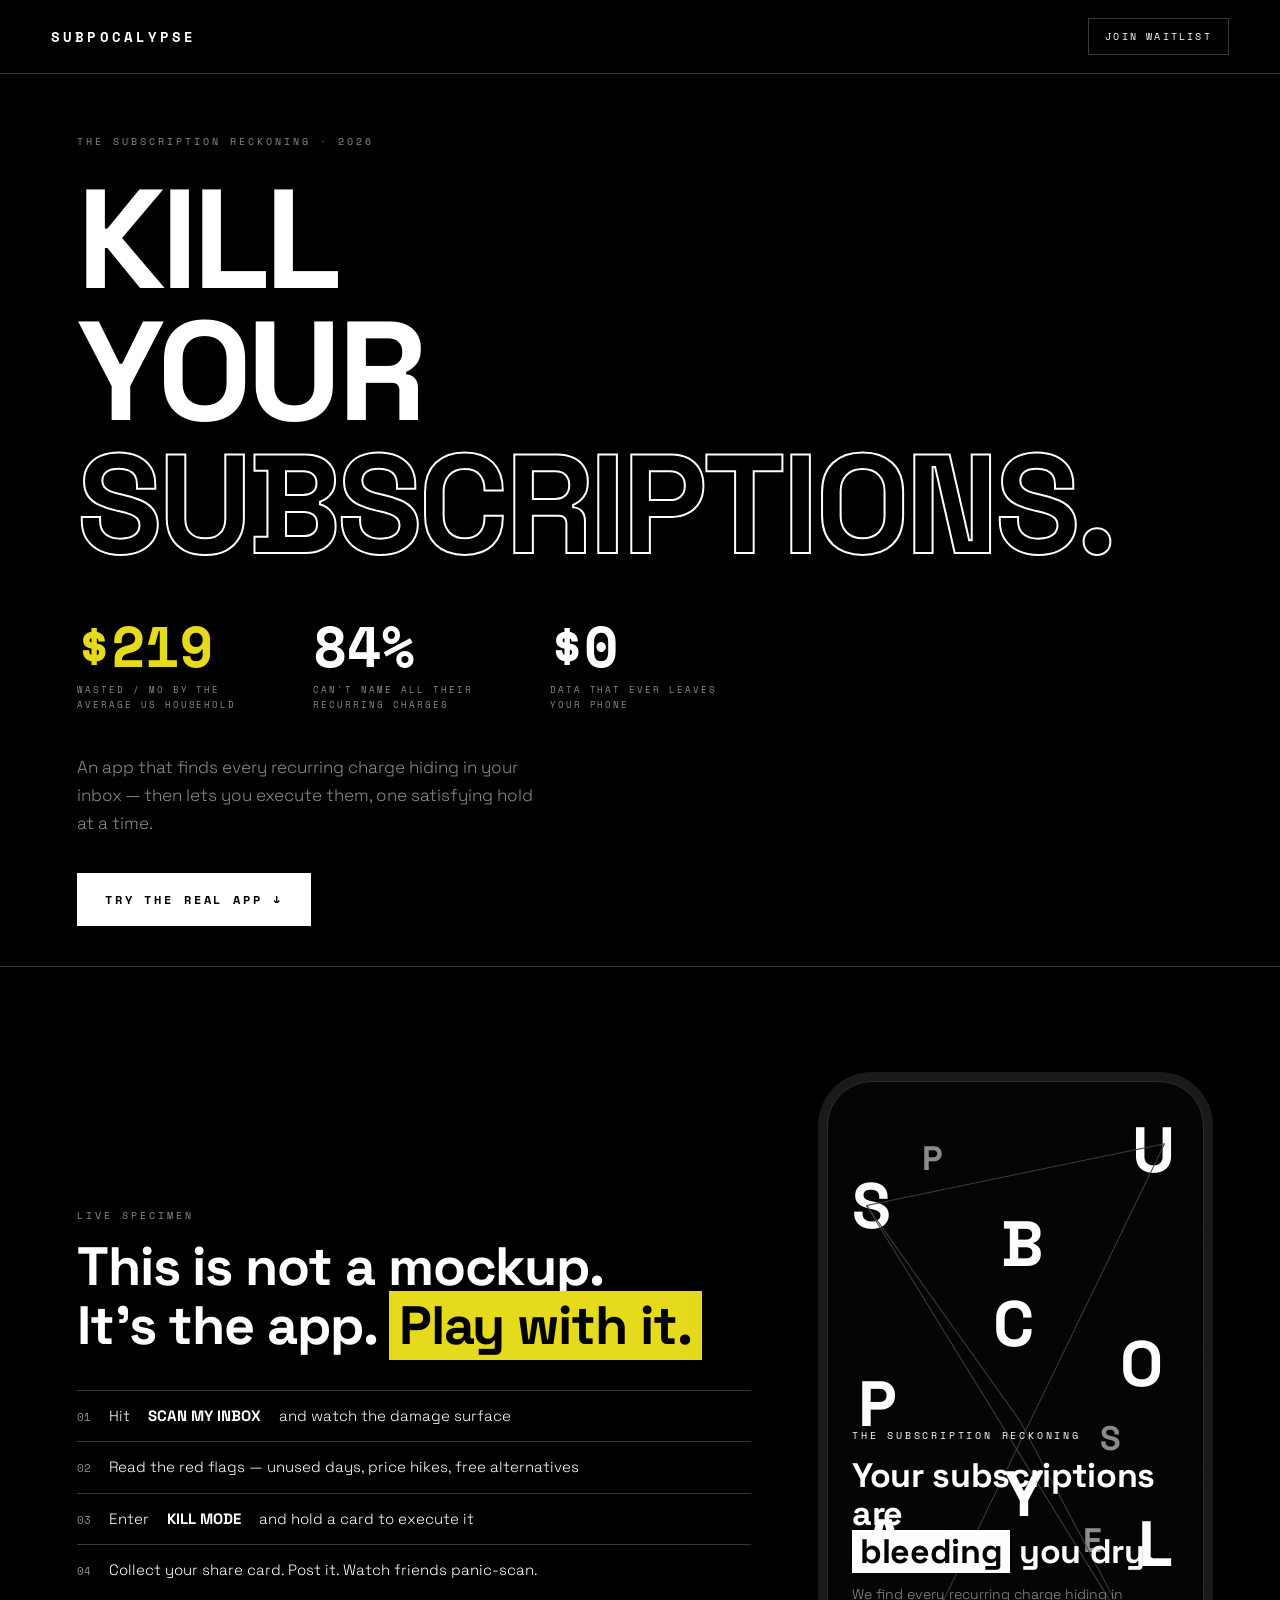
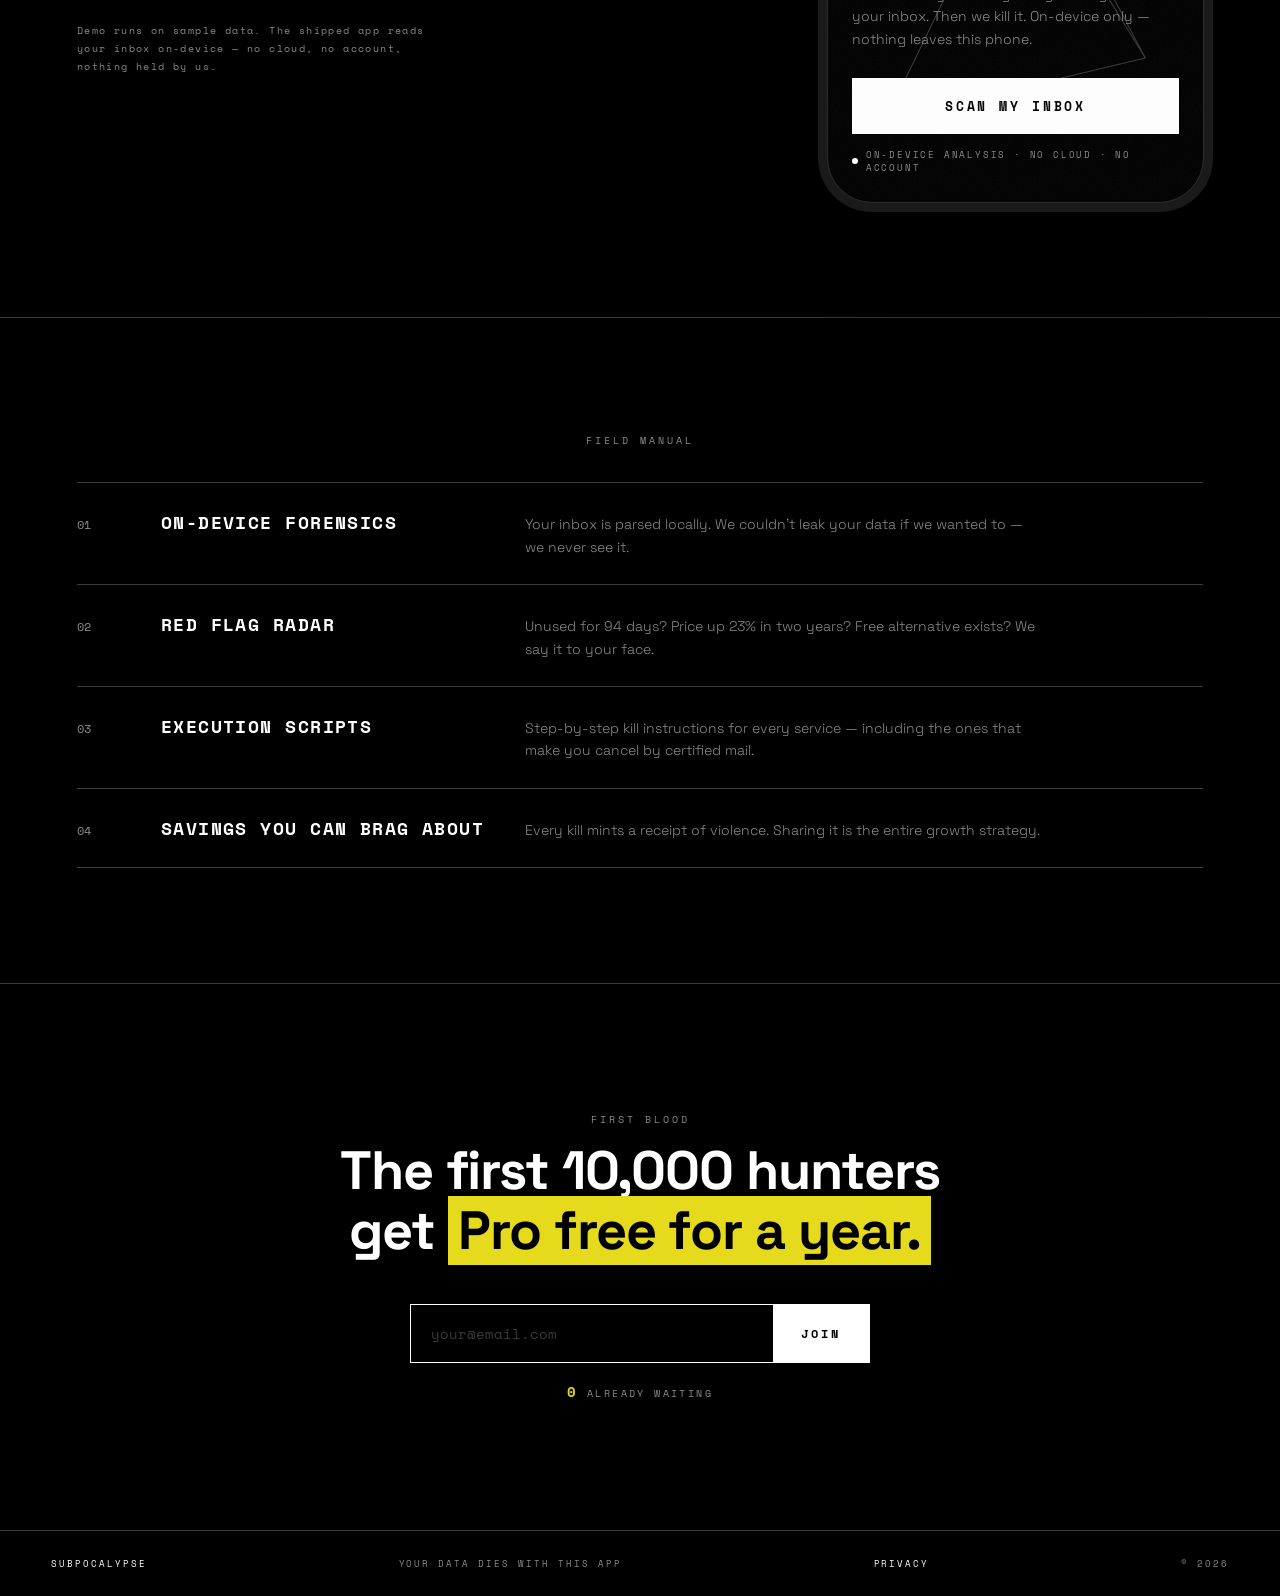
<file: index.html>
<!DOCTYPE html>
<html lang="en">
<head>
<meta charset="UTF-8">
<meta name="viewport" content="width=device-width, initial-scale=1.0">
<meta name="theme-color" content="#000000">
<title>SUBPOCALYPSE — Kill your subscriptions</title>
<meta name="description" content="We find every recurring charge hiding in your inbox. Then we kill it. On-device only — nothing leaves your phone.">
<link rel="icon" href="app/icon.svg" type="image/svg+xml">
<link rel="preconnect" href="https://fonts.googleapis.com">
<link rel="preconnect" href="https://fonts.gstatic.com" crossorigin>
<link href="https://fonts.googleapis.com/css2?family=Space+Mono:wght@400;700&family=Space+Grotesk:wght@300;400;500;700&display=swap" rel="stylesheet">
<link rel="stylesheet" href="landing.css">
</head>
<body>

<header class="topbar">
  <span class="wordmark">SUBPOCALYPSE</span>
  <a class="toplink" href="#waitlist">JOIN WAITLIST</a>
</header>

<!-- ============ HERO ============ -->
<section class="hero">
  <p class="kicker">THE SUBSCRIPTION RECKONING · 2026</p>
  <h1 class="hero-title">
    <span>KILL</span>
    <span>YOUR</span>
    <span class="stroke">SUB&shy;SCRIPTIONS.</span>
  </h1>
  <div class="hero-meta">
    <div class="hm">
      <span class="hm-num mono" data-count="219">$0</span>
      <span class="hm-label">WASTED / MO BY THE<br>AVERAGE US HOUSEHOLD</span>
    </div>
    <div class="hm">
      <span class="hm-num mono" data-count="84">0%</span>
      <span class="hm-label">CAN'T NAME ALL THEIR<br>RECURRING CHARGES</span>
    </div>
    <div class="hm">
      <span class="hm-num mono" data-count="0" data-static="$0">$0</span>
      <span class="hm-label">DATA THAT EVER LEAVES<br>YOUR PHONE</span>
    </div>
  </div>
  <p class="hero-sub">An app that finds every recurring charge hiding in your inbox — then lets you execute them, one satisfying hold at a time.</p>
  <a class="hero-cta mono" href="#demo">TRY THE REAL APP ↓</a>
</section>

<!-- ============ LIVE DEMO ============ -->
<section class="demo" id="demo">
  <div class="demo-copy">
    <p class="kicker">LIVE SPECIMEN</p>
    <h2 class="sec-title">This is not a mockup.<br>It's the app. <em>Play with it.</em></h2>
    <ol class="demo-steps">
      <li><span class="mono ds-n">01</span>Hit <b>SCAN MY INBOX</b> and watch the damage surface</li>
      <li><span class="mono ds-n">02</span>Read the red flags — unused days, price hikes, free alternatives</li>
      <li><span class="mono ds-n">03</span>Enter <b>KILL MODE</b> and hold a card to execute it</li>
      <li><span class="mono ds-n">04</span>Collect your share card. Post it. Watch friends panic-scan.</li>
    </ol>
    <p class="demo-note">Demo runs on sample data. The shipped app reads your inbox on-device — no cloud, no account, nothing held by us.</p>
  </div>
  <div class="demo-frame">
    <div class="frame-bezel">
      <iframe src="app/index.html" title="SUBPOCALYPSE live demo" loading="lazy"></iframe>
    </div>
  </div>
</section>

<!-- ============ PRINCIPLES ============ -->
<section class="principles">
  <p class="kicker center">FIELD MANUAL</p>
  <div class="pr-row">
    <span class="pr-num mono">01</span>
    <span class="pr-name">ON-DEVICE FORENSICS</span>
    <span class="pr-desc">Your inbox is parsed locally. We couldn't leak your data if we wanted to — we never see it.</span>
  </div>
  <div class="pr-row">
    <span class="pr-num mono">02</span>
    <span class="pr-name">RED FLAG RADAR</span>
    <span class="pr-desc">Unused for 94 days? Price up 23% in two years? Free alternative exists? We say it to your face.</span>
  </div>
  <div class="pr-row">
    <span class="pr-num mono">03</span>
    <span class="pr-name">EXECUTION SCRIPTS</span>
    <span class="pr-desc">Step-by-step kill instructions for every service — including the ones that make you cancel by certified mail.</span>
  </div>
  <div class="pr-row">
    <span class="pr-num mono">04</span>
    <span class="pr-name">SAVINGS YOU CAN BRAG ABOUT</span>
    <span class="pr-desc">Every kill mints a receipt of violence. Sharing it is the entire growth strategy.</span>
  </div>
</section>

<!-- ============ WAITLIST ============ -->
<section class="waitlist" id="waitlist">
  <p class="kicker center">FIRST BLOOD</p>
  <h2 class="sec-title center">The first 10,000 hunters<br>get <em>Pro free for a year.</em></h2>
  <form class="wl-form" id="wl-form">
    <input type="email" id="wl-email" placeholder="your@email.com" required autocomplete="email">
    <button type="submit" class="wl-btn mono">JOIN</button>
  </form>
  <p class="wl-success mono hidden" id="wl-success">✓ YOU'RE IN · HUNTER #<span id="wl-num"></span></p>
  <p class="wl-count"><span class="mono accent" id="wl-count">0</span> ALREADY WAITING</p>
</section>

<footer class="footer">
  <span class="mono">SUBPOCALYPSE</span>
  <span class="mono dim">YOUR DATA DIES WITH THIS APP</span>
  <a class="mono dim" href="privacy.html" style="color:inherit;text-decoration:none">PRIVACY</a>
  <span class="mono dim">© 2026</span>
</footer>

<script src="landing.js"></script>
</body>
</html>
</file>
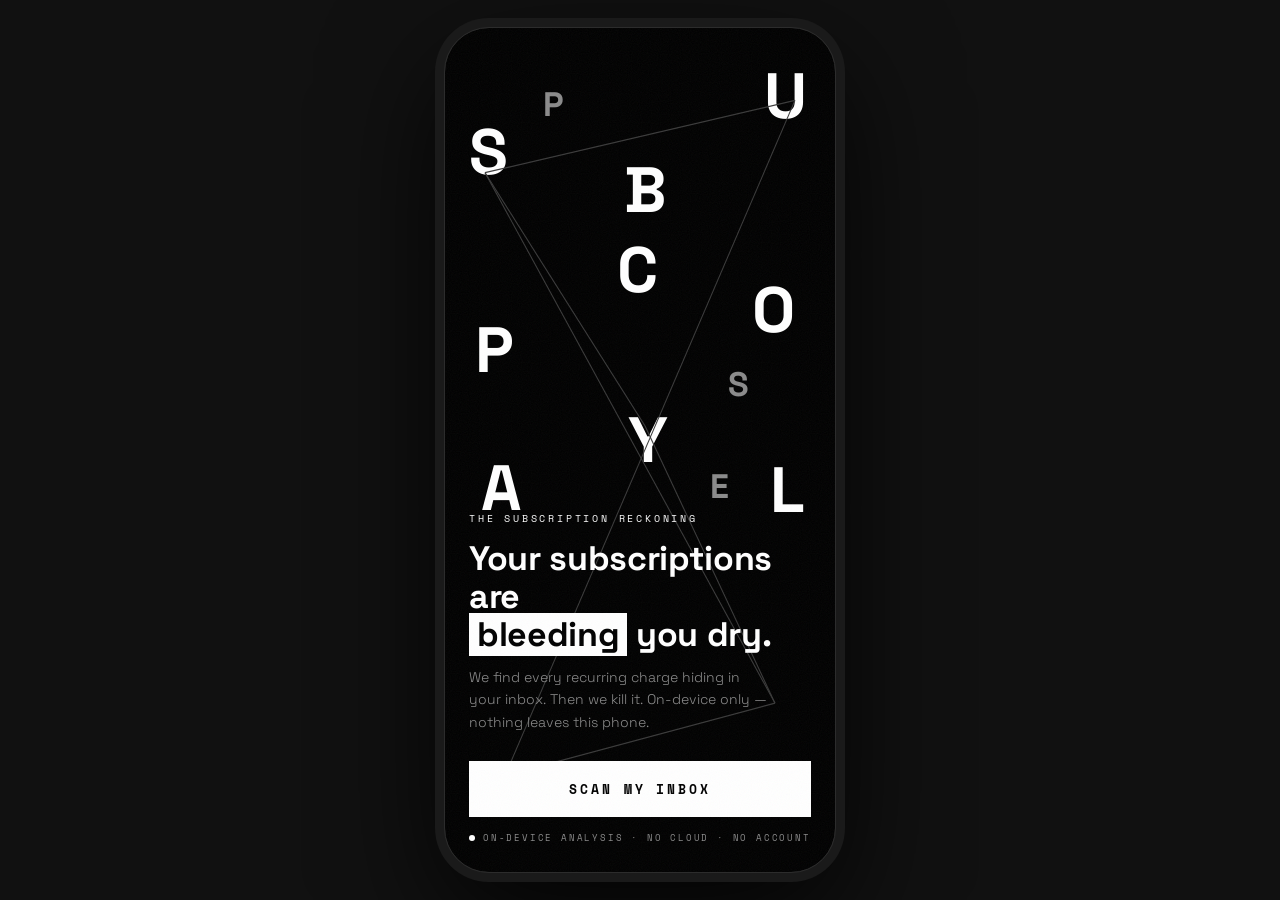
<file: app/index.html>
<!DOCTYPE html>
<html lang="en">
<head>
<meta charset="UTF-8">
<meta name="viewport" content="width=device-width, initial-scale=1.0, viewport-fit=cover">
<meta name="theme-color" content="#000000">
<meta name="apple-mobile-web-app-capable" content="yes">
<meta name="apple-mobile-web-app-status-bar-style" content="black-translucent">
<link rel="manifest" href="manifest.webmanifest">
<link rel="icon" href="icon.svg" type="image/svg+xml">
<title>SUBPOCALYPSE — Kill your subscriptions</title>
<link rel="preconnect" href="https://fonts.googleapis.com">
<link rel="preconnect" href="https://fonts.gstatic.com" crossorigin>
<link href="https://fonts.googleapis.com/css2?family=Space+Mono:wght@400;700&family=Space+Grotesk:wght@300;400;500;700&display=swap" rel="stylesheet">
<link rel="stylesheet" href="style.css">
</head>
<body>

<div class="stage">
  <div class="phone" id="phone">
    <canvas id="fx" class="fx"></canvas>

    <!-- ============ SCREEN: WELCOME ============ -->
    <section class="screen active" id="scr-welcome">
      <div class="welcome-grid" aria-hidden="true">
        <span class="frag f1">S</span><span class="frag f2">U</span><span class="frag f3">B</span>
        <span class="frag f4">P</span><span class="frag f5">O</span><span class="frag f6">C</span>
        <span class="frag f7">A</span><span class="frag f8">L</span><span class="frag f9">Y</span>
        <span class="frag f10">P</span><span class="frag f11">S</span><span class="frag f12">E</span>
        <svg class="frag-lines" viewBox="0 0 390 700" preserveAspectRatio="none">
          <line x1="40" y1="120" x2="350" y2="60"></line>
          <line x1="350" y1="60" x2="60" y2="620"></line>
          <line x1="60" y1="620" x2="330" y2="560"></line>
          <line x1="330" y1="560" x2="40" y2="120"></line>
          <line x1="200" y1="330" x2="40" y2="120"></line>
          <line x1="200" y1="330" x2="330" y2="560"></line>
        </svg>
      </div>
      <div class="welcome-body">
        <p class="kicker">THE SUBSCRIPTION RECKONING</p>
        <h1 class="welcome-title">Your subscriptions are<br><em>bleeding</em> you dry.</h1>
        <p class="welcome-sub">We find every recurring charge hiding in your inbox. Then we kill it. On-device only — nothing leaves this phone.</p>
        <button class="btn-primary" id="btn-scan">SCAN MY INBOX</button>
        <p class="privacy-line"><span class="dot"></span>ON-DEVICE ANALYSIS · NO CLOUD · NO ACCOUNT</p>
      </div>
    </section>

    <!-- ============ SCREEN: SCAN ============ -->
    <section class="screen" id="scr-scan">
      <header class="screen-head">
        <p class="kicker">SCANNING INBOX</p>
        <p class="scan-pct" id="scan-pct">0%</p>
      </header>
      <div class="scan-stream" id="scan-stream"></div>
      <div class="scan-progress"><div class="scan-bar" id="scan-bar"></div></div>
      <div class="scan-found">
        <p class="kicker dim">RECURRING CHARGES FOUND</p>
        <ul class="found-list" id="found-list"></ul>
        <div class="found-total">
          <span>MONTHLY BLEED</span>
          <span class="mono" id="found-total">$0.00</span>
        </div>
      </div>
      <button class="btn-primary hidden" id="btn-report">SEE THE DAMAGE</button>
    </section>

    <!-- ============ SCREEN: REPORT (LEAK DASHBOARD) ============ -->
    <section class="screen" id="scr-report">
      <header class="screen-head">
        <p class="kicker">LEAK REPORT · SEPT 2026</p>
      </header>
      <div class="bleed-hero">
        <div class="bleed-amount">
          <span class="mono bleed-num" id="bleed-num">$0</span>
          <span class="bleed-per">/MO</span>
        </div>
        <p class="bleed-label">LEAVING YOUR ACCOUNT EVERY MONTH</p>
        <div class="drips" aria-hidden="true"><i></i><i></i><i></i></div>
        <p class="bleed-year">THAT'S <span class="mono" id="bleed-year">$0</span> A YEAR</p>
      </div>
      <div class="upcoming">
        <p class="kicker dim">NEXT 14 DAYS</p>
        <div class="up-strip" id="up-strip"></div>
      </div>
      <ul class="leak-list" id="leak-list"></ul>
      <button class="btn-primary" id="btn-killmode">START KILLING</button>
    </section>

    <!-- ============ SCREEN: KILL MODE ============ -->
    <section class="screen" id="scr-kill">
      <header class="screen-head row">
        <div>
          <p class="kicker">KILL MODE</p>
          <p class="kill-streak mono" id="kill-streak">STREAK ×0</p>
        </div>
        <div class="saved-box">
          <p class="kicker dim">SAVED /YR</p>
          <p class="saved-num mono" id="saved-num">$0</p>
        </div>
      </header>
      <div class="kill-arena" id="kill-arena">
        <div class="kill-card" id="kill-card"></div>
        <p class="kill-hint" id="kill-hint">HOLD TO KILL</p>
      </div>
      <div class="kill-actions">
        <button class="btn-ghost" id="btn-keep">KEEP IT</button>
        <button class="btn-ghost hidden" id="btn-finish">FINISH →</button>
      </div>
    </section>

    <!-- ============ SCREEN: SAVED / SUMMARY ============ -->
    <section class="screen" id="scr-saved">
      <header class="screen-head">
        <p class="kicker">DAMAGE REVERSED</p>
      </header>
      <div class="saved-hero">
        <p class="saved-big mono" id="saved-big">$0</p>
        <p class="bleed-label">BACK IN YOUR POCKET EVERY YEAR</p>
      </div>
      <div class="badge-section">
        <p class="kicker dim">VAMPIRES SLAIN · <span id="badge-count">0</span></p>
        <div class="badge-grid" id="badge-grid"></div>
      </div>
      <button class="btn-primary" id="btn-share">MAKE MY SHARE CARD</button>
    </section>

    <!-- ============ SCREEN: SHARE CARD ============ -->
    <section class="screen" id="scr-share">
      <header class="screen-head">
        <p class="kicker">YOUR RECEIPT OF VIOLENCE</p>
      </header>
      <div class="share-wrap">
        <canvas id="share-canvas" width="540" height="675"></canvas>
      </div>
      <div class="share-actions">
        <button class="btn-primary" id="btn-download">DOWNLOAD PNG</button>
        <button class="btn-ghost" id="btn-again">RUN IT BACK</button>
      </div>
    </section>

    <!-- ============ SCREEN: YOU / SETTINGS ============ -->
    <section class="screen" id="scr-you">
      <header class="screen-head">
        <p class="kicker">YOU</p>
      </header>
      <div class="you-hero">
        <p class="you-stat-label kicker dim">LIFETIME RECOVERED</p>
        <p class="you-stat mono" id="you-saved">$0</p>
        <p class="you-sub" id="you-sub-line">0 VAMPIRES SLAIN · FREE PLAN</p>
      </div>
      <div class="you-rows">
        <button class="you-row accent-row" id="row-pro">
          <span>SUBPOCALYPSE PRO</span>
          <span class="mono you-row-val" id="pro-status">$4.99/MO →</span>
        </button>
        <div class="you-row">
          <span>ANALYSIS MODE</span>
          <span class="mono you-row-val">ON-DEVICE</span>
        </div>
        <div class="you-row">
          <span>CLOUD SYNC</span>
          <span class="mono you-row-val">NEVER</span>
        </div>
        <div class="you-row">
          <span>DATA HELD BY US</span>
          <span class="mono you-row-val">NOTHING</span>
        </div>
        <button class="you-row" id="row-rescan">
          <span>RE-SCAN INBOX</span>
          <span class="mono you-row-val">↻</span>
        </button>
        <button class="you-row danger" id="row-reset">
          <span>BURN ALL DATA</span>
          <span class="mono you-row-val">×</span>
        </button>
      </div>
      <p class="you-foot mono">SUBPOCALYPSE v1.1 · YOUR DATA DIES WITH THIS APP</p>
    </section>

    <!-- ============ SCREEN: PAYWALL ============ -->
    <section class="screen" id="scr-paywall">
      <header class="screen-head">
        <p class="kicker">GO PRO</p>
      </header>
      <div class="pay-hero">
        <p class="pay-title">PRO</p>
        <p class="pay-irony">Yes — a subscription that kills subscriptions.<br>We see the irony. We priced it anyway.</p>
      </div>
      <ul class="pay-features">
        <li><span class="mono pf-k">AUTO-KILL</span>We email the cancellation for you</li>
        <li><span class="mono pf-k">HIKE ALERT</span>Price increases caught within 24h</li>
        <li><span class="mono pf-k">NEGOTIATOR</span>Scripts that cut bills ~30% on average</li>
        <li><span class="mono pf-k">PLAN DOCTOR</span>Family / duo plan optimization</li>
      </ul>
      <div class="pay-price-line">
        <span class="mono pay-price">$4.99</span><span class="pay-per">/MO · CANCEL IRONICALLY EASY</span>
      </div>
      <button class="btn-primary" id="btn-subscribe">SUBSCRIBE (SIMULATED)</button>
      <button class="btn-ghost" id="btn-pay-back">NOT TODAY</button>
    </section>

    <!-- ============ DETAIL SHEET (overlay) ============ -->
    <div class="sheet-veil" id="sheet-veil"></div>
    <aside class="sheet" id="sheet">
      <div class="sheet-grip"></div>
      <div class="sheet-head">
        <span class="sheet-mono mono" id="dt-mono">HF</span>
        <div class="sheet-title">
          <p class="sheet-name" id="dt-name">HelloFresh</p>
          <p class="sheet-price mono" id="dt-price">$59.80/MO</p>
        </div>
      </div>
      <div class="sheet-flags" id="dt-flags"></div>
      <div class="sheet-block">
        <p class="kicker dim">PRICE HISTORY · 24 MO</p>
        <canvas id="dt-chart" width="640" height="120"></canvas>
      </div>
      <div class="sheet-block">
        <p class="kicker dim">HOW TO KILL IT MANUALLY</p>
        <ol class="dt-steps" id="dt-steps"></ol>
      </div>
      <div class="sheet-actions">
        <button class="btn-primary" id="dt-kill">KILL IT · <span id="dt-save">$0</span>/YR</button>
        <button class="btn-ghost" id="dt-close">NOT YET</button>
      </div>
    </aside>

    <!-- ============ TAB BAR ============ -->
    <nav class="tabbar hidden" id="tabbar">
      <button class="tab active" data-tab="scr-report">
        <span class="tab-num mono" id="tab-leak-num">$0</span>
        <span class="tab-label">LEAKS</span>
      </button>
      <button class="tab" data-tab="scr-kill">
        <span class="tab-num mono" id="tab-kill-num">×0</span>
        <span class="tab-label">KILL</span>
      </button>
      <button class="tab" data-tab="scr-saved">
        <span class="tab-num mono accent" id="tab-save-num">$0</span>
        <span class="tab-label">SAVED</span>
      </button>
      <button class="tab" data-tab="scr-you">
        <span class="tab-num mono">YOU</span>
        <span class="tab-label">MORE</span>
      </button>
    </nav>

    <div class="noise" aria-hidden="true"></div>
  </div>
</div>

<script src="main.js"></script>
</body>
</html>
</file>
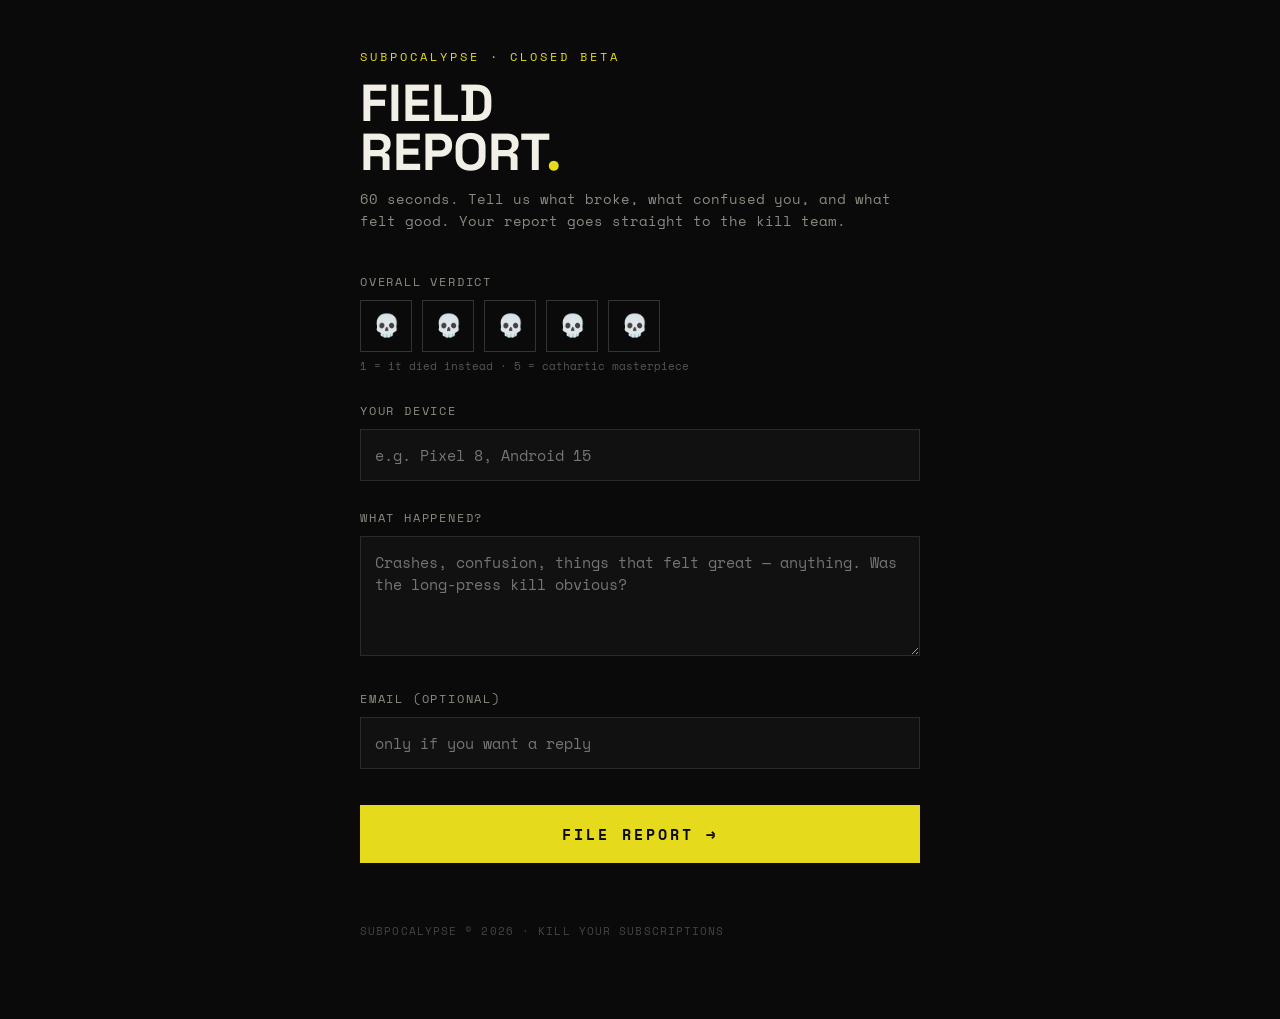
<file: feedback.html>
<!DOCTYPE html>
<html lang="en">
<head>
<meta charset="UTF-8">
<meta name="viewport" content="width=device-width, initial-scale=1.0">
<title>SUBPOCALYPSE — Field Report</title>
<link rel="preconnect" href="https://fonts.googleapis.com">
<link href="https://fonts.googleapis.com/css2?family=Space+Grotesk:wght@400;700&family=Space+Mono:wght@400;700&display=swap" rel="stylesheet">
<style>
  :root { --acid: #e6da1c; --ink: #0a0a0a; --bone: #f2f0e6; }
  * { margin: 0; padding: 0; box-sizing: border-box; }
  html, body { overflow-x: hidden; }
  body {
    background: var(--ink); color: var(--bone);
    font-family: 'Space Mono', monospace;
    min-height: 100vh; display: flex; justify-content: center;
    padding: 48px 20px 80px;
  }
  main { width: 100%; max-width: 560px; min-width: 0; }
  .kicker { color: var(--acid); font-size: 12px; letter-spacing: .25em; text-transform: uppercase; }
  h1 {
    font-family: 'Space Grotesk', sans-serif; font-weight: 700;
    font-size: clamp(34px, 7vw, 52px); line-height: .95;
    margin: 14px 0 10px; text-transform: uppercase;
  }
  h1 span { color: var(--acid); }
  .sub { color: #8a8a80; font-size: 14px; line-height: 1.6; margin-bottom: 40px; }
  label { display: block; font-size: 12px; letter-spacing: .15em; text-transform: uppercase; color: #8a8a80; margin: 28px 0 10px; }
  .skulls { display: flex; gap: 10px; }
  .skulls button {
    background: none; border: 1px solid #333; color: #555;
    font-size: 22px; width: 52px; height: 52px; cursor: pointer;
    transition: all .15s;
  }
  .skulls button.on { border-color: var(--acid); color: var(--acid); background: rgba(230,218,28,.08); transform: translateY(-2px); }
  input[type=text], input[type=email], textarea {
    width: 100%; background: #111; border: 1px solid #2a2a2a; color: var(--bone);
    font-family: 'Space Mono', monospace; font-size: 15px; padding: 14px;
    outline: none; resize: vertical;
  }
  input:focus, textarea:focus { border-color: var(--acid); }
  textarea { min-height: 120px; }
  .hint { font-size: 11px; color: #555; margin-top: 6px; }
  .submit {
    margin-top: 36px; width: 100%; padding: 18px;
    background: var(--acid); color: var(--ink); border: none; cursor: pointer;
    font-family: 'Space Mono', monospace; font-weight: 700; font-size: 15px;
    letter-spacing: .2em; text-transform: uppercase;
  }
  .submit:hover { filter: brightness(1.1); }
  .submit:disabled { opacity: .4; cursor: wait; }
  #done { display: none; text-align: center; padding: 80px 0; }
  #done h1 { font-size: clamp(40px, 9vw, 64px); }
  #done p { color: #8a8a80; margin-top: 16px; line-height: 1.7; }
  #err { display: none; color: #ff5544; font-size: 13px; margin-top: 14px; }
  footer { margin-top: 60px; font-size: 11px; color: #444; letter-spacing: .1em; }
</style>
</head>
<body>
<main>
  <form id="fb-form">
    <div class="kicker">SUBPOCALYPSE · Closed Beta</div>
    <h1>Field<br>Report<span>.</span></h1>
    <p class="sub">60 seconds. Tell us what broke, what confused you, and what felt good.
    Your report goes straight to the kill team.</p>

    <label>Overall verdict</label>
    <div class="skulls" id="skulls">
      <button type="button" data-v="1">💀</button>
      <button type="button" data-v="2">💀</button>
      <button type="button" data-v="3">💀</button>
      <button type="button" data-v="4">💀</button>
      <button type="button" data-v="5">💀</button>
    </div>
    <div class="hint">1 = it died instead · 5 = cathartic masterpiece</div>

    <label for="device">Your device</label>
    <input type="text" id="device" placeholder="e.g. Pixel 8, Android 15">

    <label for="message">What happened?</label>
    <textarea id="message" placeholder="Crashes, confusion, things that felt great — anything. Was the long-press kill obvious?" required></textarea>

    <label for="email">Email (optional)</label>
    <input type="email" id="email" placeholder="only if you want a reply">

    <button class="submit" type="submit">File Report →</button>
    <div id="err">Transmission failed. Check your connection and try again.</div>
  </form>

  <div id="done">
    <h1>Report<br>Filed<span>.</span></h1>
    <p>The kill team reads every report.<br>Now go execute another subscription. 💀🟡</p>
  </div>

  <footer>SUBPOCALYPSE © 2026 · KILL YOUR SUBSCRIPTIONS</footer>
</main>

<script>
(function () {
  const SB_URL = 'https://cginoxngltunrfdmoodu.supabase.co';
  const SB_KEY = 'sb_publishable_6q-GPW_kWz7vI_bom1vyGA_jFfno5sE';
  const SB_TABLE = 'subpocalypse_feedback';

  let rating = 0;
  const skulls = document.querySelectorAll('#skulls button');
  skulls.forEach(function (b) {
    b.addEventListener('click', function () {
      rating = parseInt(b.dataset.v, 10);
      skulls.forEach(function (s) { s.classList.toggle('on', parseInt(s.dataset.v, 10) <= rating); });
    });
  });

  document.getElementById('fb-form').addEventListener('submit', async function (e) {
    e.preventDefault();
    const btn = document.querySelector('.submit');
    const err = document.getElementById('err');
    err.style.display = 'none';
    btn.disabled = true;

    const body = {
      rating: rating || null,
      device: document.getElementById('device').value.trim() || null,
      message: document.getElementById('message').value.trim(),
      email: document.getElementById('email').value.trim() || null,
    };
    if (!body.message) { btn.disabled = false; return; }

    try {
      const res = await fetch(SB_URL + '/rest/v1/' + SB_TABLE, {
        method: 'POST',
        headers: {
          'apikey': SB_KEY,
          'Authorization': 'Bearer ' + SB_KEY,
          'Content-Type': 'application/json',
          'Prefer': 'return=minimal',
        },
        body: JSON.stringify(body),
      });
      if (res.status !== 201) throw new Error('supabase ' + res.status);
      document.getElementById('fb-form').style.display = 'none';
      document.getElementById('done').style.display = 'block';
      window.scrollTo(0, 0);
    } catch (ex) {
      console.warn(ex);
      err.style.display = 'block';
      btn.disabled = false;
    }
  });
})();
</script>
</body>
</html>
</file>
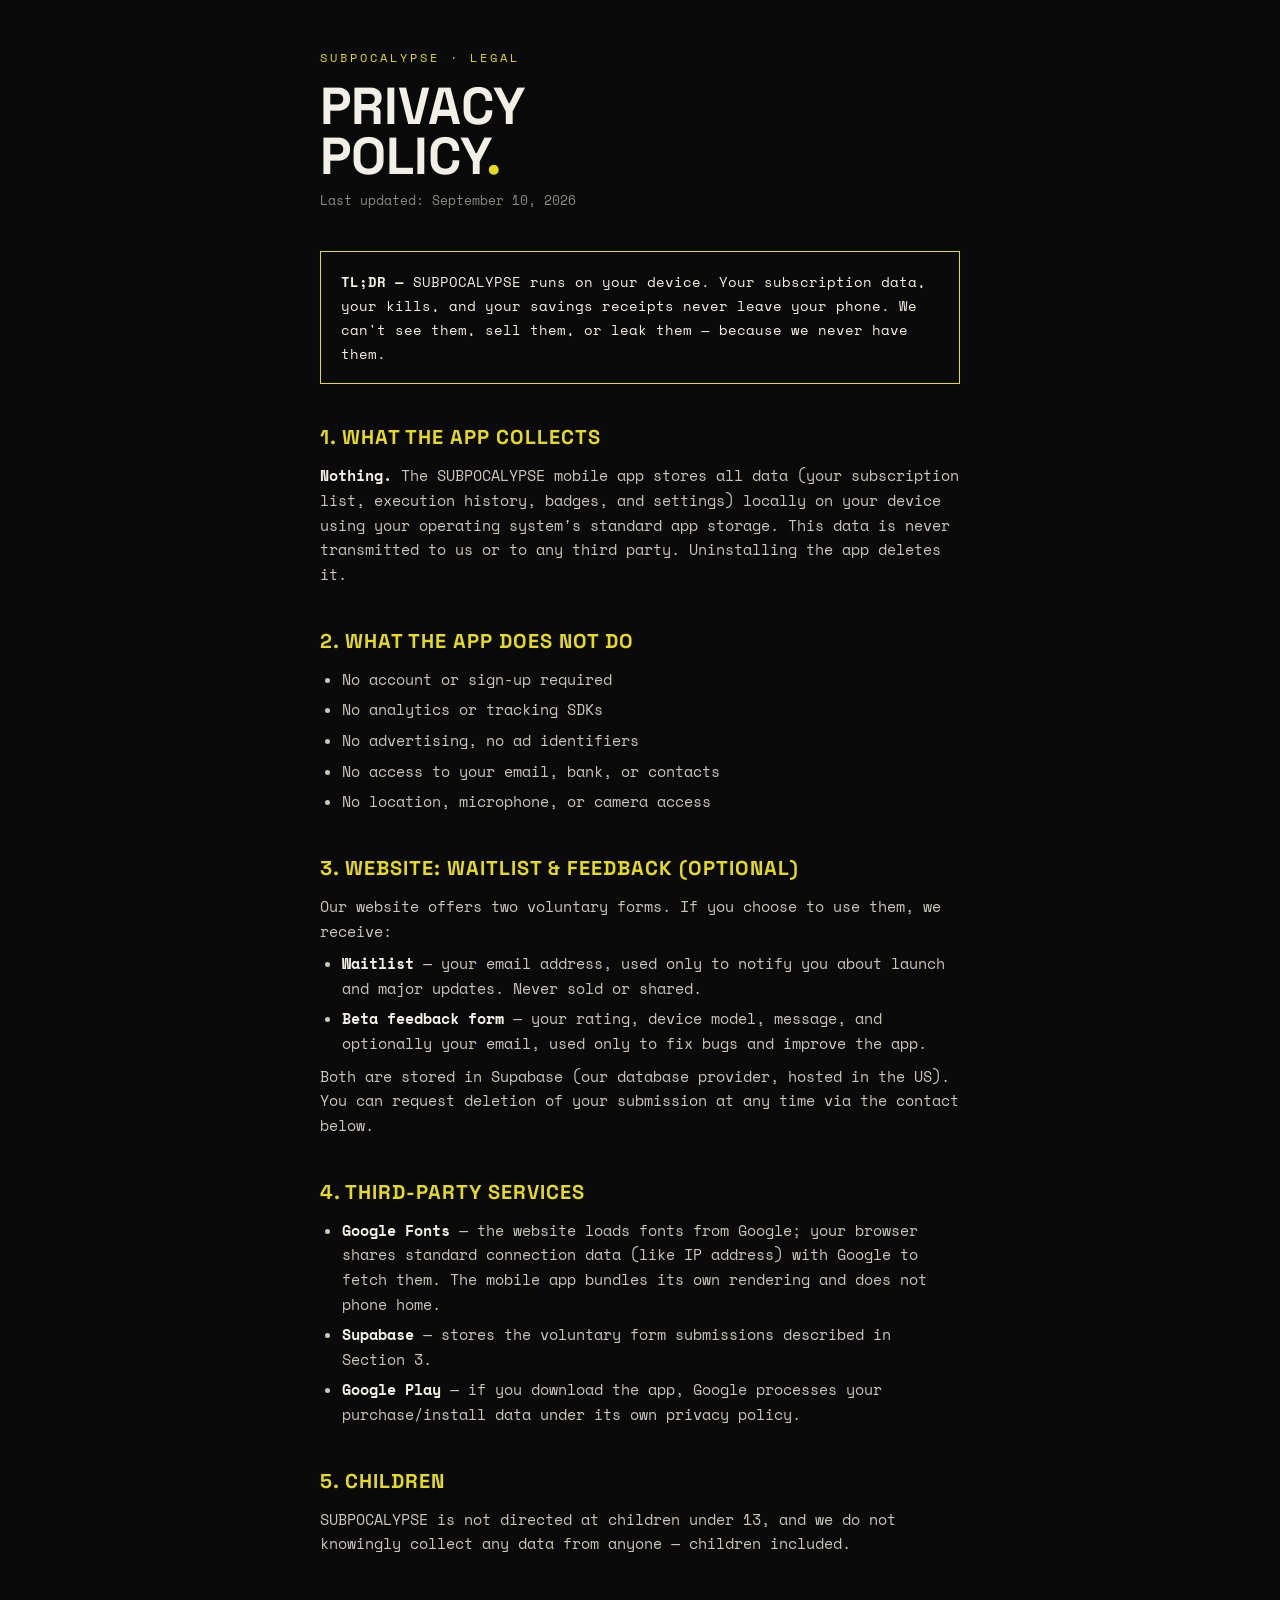
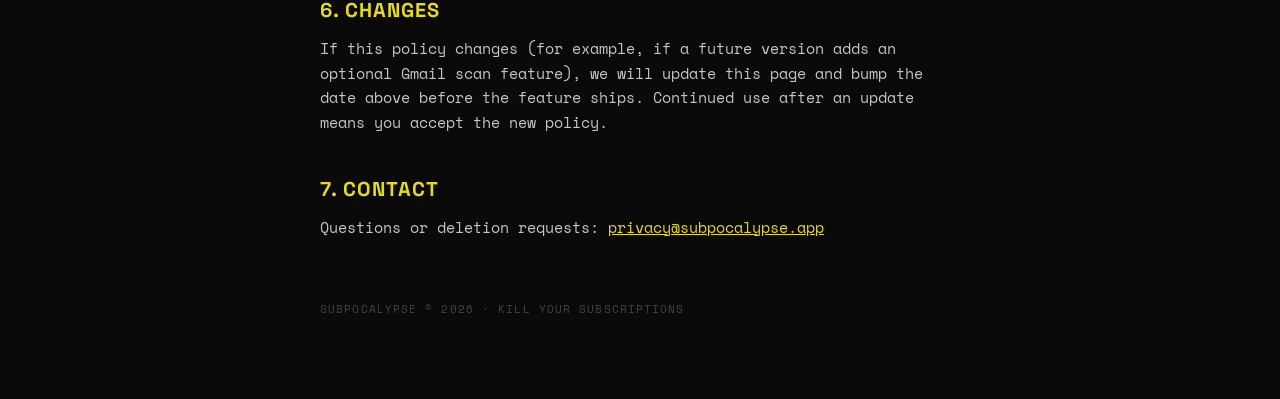
<file: privacy.html>
<!DOCTYPE html>
<html lang="en">
<head>
<meta charset="UTF-8">
<meta name="viewport" content="width=device-width, initial-scale=1.0">
<title>SUBPOCALYPSE — Privacy Policy</title>
<meta name="description" content="SUBPOCALYPSE privacy policy. Your subscription data never leaves your device.">
<link rel="preconnect" href="https://fonts.googleapis.com">
<link href="https://fonts.googleapis.com/css2?family=Space+Grotesk:wght@400;700&family=Space+Mono:wght@400;700&display=swap" rel="stylesheet">
<style>
  :root { --acid: #e6da1c; --ink: #0a0a0a; --bone: #f2f0e6; }
  * { margin: 0; padding: 0; box-sizing: border-box; }
  html, body { overflow-x: hidden; }
  body {
    background: var(--ink); color: var(--bone);
    font-family: 'Space Mono', monospace;
    display: flex; justify-content: center;
    padding: 48px 20px 80px; line-height: 1.7;
  }
  main { width: 100%; max-width: 640px; min-width: 0; }
  .kicker { color: var(--acid); font-size: 12px; letter-spacing: .25em; text-transform: uppercase; }
  h1 {
    font-family: 'Space Grotesk', sans-serif; font-weight: 700;
    font-size: clamp(34px, 7vw, 52px); line-height: .95;
    margin: 14px 0 8px; text-transform: uppercase;
  }
  h1 span { color: var(--acid); }
  .updated { color: #8a8a80; font-size: 13px; margin-bottom: 40px; }
  h2 {
    font-family: 'Space Grotesk', sans-serif; font-size: 20px;
    text-transform: uppercase; letter-spacing: .05em;
    margin: 36px 0 10px; color: var(--acid);
  }
  p, li { color: #c9c7bc; font-size: 14.5px; }
  ul { padding-left: 22px; margin: 8px 0; }
  li { margin-bottom: 6px; }
  strong { color: var(--bone); }
  a { color: var(--acid); }
  .tldr {
    border: 1px solid var(--acid); padding: 18px 20px; margin: 24px 0 8px;
    font-size: 14px; color: var(--bone);
  }
  footer { margin-top: 60px; font-size: 11px; color: #444; letter-spacing: .1em; }
</style>
</head>
<body>
<main>
  <div class="kicker">SUBPOCALYPSE · Legal</div>
  <h1>Privacy<br>Policy<span>.</span></h1>
  <p class="updated">Last updated: September 10, 2026</p>

  <div class="tldr">
    <strong>TL;DR —</strong> SUBPOCALYPSE runs on your device. Your subscription
    data, your kills, and your savings receipts never leave your phone.
    We can't see them, sell them, or leak them — because we never have them.
  </div>

  <h2>1. What the app collects</h2>
  <p><strong>Nothing.</strong> The SUBPOCALYPSE mobile app stores all data
  (your subscription list, execution history, badges, and settings) locally on
  your device using your operating system's standard app storage. This data is
  never transmitted to us or to any third party. Uninstalling the app deletes it.</p>

  <h2>2. What the app does NOT do</h2>
  <ul>
    <li>No account or sign-up required</li>
    <li>No analytics or tracking SDKs</li>
    <li>No advertising, no ad identifiers</li>
    <li>No access to your email, bank, or contacts</li>
    <li>No location, microphone, or camera access</li>
  </ul>

  <h2>3. Website: waitlist &amp; feedback (optional)</h2>
  <p>Our website offers two voluntary forms. If you choose to use them, we receive:</p>
  <ul>
    <li><strong>Waitlist</strong> — your email address, used only to notify you
    about launch and major updates. Never sold or shared.</li>
    <li><strong>Beta feedback form</strong> — your rating, device model, message,
    and optionally your email, used only to fix bugs and improve the app.</li>
  </ul>
  <p>Both are stored in Supabase (our database provider, hosted in the US).
  You can request deletion of your submission at any time via the contact below.</p>

  <h2>4. Third-party services</h2>
  <ul>
    <li><strong>Google Fonts</strong> — the website loads fonts from Google;
    your browser shares standard connection data (like IP address) with Google
    to fetch them. The mobile app bundles its own rendering and does not phone home.</li>
    <li><strong>Supabase</strong> — stores the voluntary form submissions
    described in Section 3.</li>
    <li><strong>Google Play</strong> — if you download the app, Google processes
    your purchase/install data under its own privacy policy.</li>
  </ul>

  <h2>5. Children</h2>
  <p>SUBPOCALYPSE is not directed at children under 13, and we do not knowingly
  collect any data from anyone — children included.</p>

  <h2>6. Changes</h2>
  <p>If this policy changes (for example, if a future version adds an optional
  Gmail scan feature), we will update this page and bump the date above before
  the feature ships. Continued use after an update means you accept the new policy.</p>

  <h2>7. Contact</h2>
  <p>Questions or deletion requests:
  <a href="mailto:privacy@subpocalypse.app">privacy@subpocalypse.app</a></p>

  <footer>SUBPOCALYPSE © 2026 · KILL YOUR SUBSCRIPTIONS</footer>
</main>
</body>
</html>
</file>
<file: landing.css>
/* ============================================================
   SUBPOCALYPSE landing — same design contract as the app:
   #000 / #fff / one accent #e6da1c (accent = money & action only)
   ============================================================ */

:root {
  --bg: #000000;
  --ink: #ffffff;
  --mute: #8a8a8a;
  --faint: #3a3a3a;
  --accent: #e6da1c;
  --ease: cubic-bezier(0.5, 0, 0.1, 1);
  --mono: 'Space Mono', ui-monospace, monospace;
  --grot: 'Space Grotesk', -apple-system, 'PingFang SC', sans-serif;
}

* { margin: 0; padding: 0; box-sizing: border-box; }

html { scroll-behavior: smooth; }

body {
  background: var(--bg);
  color: var(--ink);
  font-family: var(--grot);
  -webkit-font-smoothing: antialiased;
}

.mono { font-family: var(--mono); font-variant-numeric: tabular-nums; }
.accent { color: var(--accent); }
.dim { color: var(--mute); }
.hidden { display: none !important; }
.center { text-align: center; }

.kicker {
  font-family: var(--mono);
  font-size: 10px;
  letter-spacing: 0.3em;
  color: var(--mute);
}

.sec-title {
  font-size: clamp(30px, 4.5vw, 54px);
  font-weight: 700;
  line-height: 1.1;
  letter-spacing: -0.02em;
  margin-top: 14px;
}

.sec-title em {
  font-style: normal;
  color: var(--bg);
  background: var(--accent);
  padding: 0 10px;
}

/* ---------- topbar ---------- */

.topbar {
  position: sticky;
  top: 0;
  z-index: 50;
  display: flex;
  justify-content: space-between;
  align-items: center;
  padding: 18px clamp(20px, 4vw, 56px);
  background: rgba(0,0,0,0.88);
  backdrop-filter: blur(8px);
  border-bottom: 1px solid var(--faint);
}

.wordmark {
  font-family: var(--mono);
  font-weight: 700;
  font-size: 14px;
  letter-spacing: 0.22em;
}

.toplink {
  font-family: var(--mono);
  font-size: 10px;
  letter-spacing: 0.22em;
  color: var(--ink);
  text-decoration: none;
  border: 1px solid var(--faint);
  padding: 10px 16px;
  transition: border-color 0.2s var(--ease), color 0.2s var(--ease), background 0.2s var(--ease);
}

.toplink:hover { border-color: var(--accent); color: var(--accent); }

/* ---------- hero ---------- */

.hero {
  min-height: 92vh;
  display: flex;
  flex-direction: column;
  justify-content: center;
  padding: 60px clamp(20px, 6vw, 80px) 40px;
  position: relative;
}

.hero-title {
  margin-top: 24px;
  font-size: clamp(56px, 11vw, 150px);
  font-weight: 700;
  line-height: 0.94;
  letter-spacing: -0.03em;
  display: flex;
  flex-direction: column;
}

.hero-title .stroke {
  color: transparent;
  -webkit-text-stroke: 2px var(--ink);
}

.hero-meta {
  display: flex;
  gap: clamp(28px, 6vw, 80px);
  flex-wrap: wrap;
  margin-top: 48px;
}

.hm { display: flex; flex-direction: column; gap: 8px; }

.hm-num {
  font-size: clamp(34px, 4.5vw, 56px);
  font-weight: 700;
  line-height: 1;
}

.hm:first-child .hm-num { color: var(--accent); }

.hm-label {
  font-family: var(--mono);
  font-size: 9px;
  letter-spacing: 0.22em;
  line-height: 1.7;
  color: var(--mute);
}

.hero-sub {
  margin-top: 40px;
  font-size: clamp(14px, 1.6vw, 17px);
  font-weight: 300;
  line-height: 1.65;
  color: var(--mute);
  max-width: 460px;
}

.hero-cta {
  margin-top: 36px;
  align-self: flex-start;
  font-size: 12px;
  font-weight: 700;
  letter-spacing: 0.24em;
  color: #000;
  background: var(--ink);
  padding: 18px 28px;
  text-decoration: none;
  transition: background 0.2s var(--ease);
}

.hero-cta:hover { background: var(--accent); }

/* ---------- demo ---------- */

.demo {
  display: grid;
  grid-template-columns: 1fr auto;
  gap: clamp(30px, 6vw, 90px);
  align-items: center;
  padding: clamp(60px, 9vw, 120px) clamp(20px, 6vw, 80px);
  border-top: 1px solid var(--faint);
}

.demo-steps {
  list-style: none;
  margin-top: 34px;
  display: flex;
  flex-direction: column;
}

.demo-steps li {
  display: flex;
  gap: 18px;
  align-items: baseline;
  padding: 14px 0;
  border-top: 1px solid var(--faint);
  font-size: 15px;
  font-weight: 300;
  line-height: 1.5;
  color: var(--ink);
}

.demo-steps b { font-weight: 700; }

.ds-n { font-size: 11px; color: var(--mute); flex-shrink: 0; }

.demo-note {
  margin-top: 26px;
  font-family: var(--mono);
  font-size: 10px;
  letter-spacing: 0.14em;
  line-height: 1.8;
  color: var(--mute);
  max-width: 380px;
}

.demo-frame { display: flex; justify-content: center; }

.frame-bezel {
  width: 375px;
  height: 720px;
  border-radius: 44px;
  outline: 1px solid #2c2c2c;
  box-shadow: 0 0 0 10px #1a1a1a, 0 40px 120px rgba(0,0,0,0.9);
  overflow: hidden;
  background: #000;
}

.frame-bezel iframe {
  width: 100%;
  height: 100%;
  border: none;
  display: block;
}

/* ---------- principles ---------- */

.principles {
  padding: clamp(60px, 9vw, 120px) clamp(20px, 6vw, 80px);
  border-top: 1px solid var(--faint);
}

.principles .kicker { display: block; margin-bottom: 34px; }

.pr-row {
  display: grid;
  grid-template-columns: 60px minmax(200px, 340px) 1fr;
  gap: 24px;
  align-items: baseline;
  padding: 26px 0;
  border-top: 1px solid var(--faint);
}

.pr-row:last-child { border-bottom: 1px solid var(--faint); }

.pr-num { font-size: 12px; color: var(--mute); }

.pr-name {
  font-family: var(--mono);
  font-weight: 700;
  font-size: clamp(14px, 1.8vw, 18px);
  letter-spacing: 0.08em;
}

.pr-desc {
  font-size: 14px;
  font-weight: 300;
  line-height: 1.6;
  color: var(--mute);
  max-width: 520px;
}

/* ---------- waitlist ---------- */

.waitlist {
  padding: clamp(70px, 10vw, 140px) clamp(20px, 6vw, 80px);
  border-top: 1px solid var(--faint);
  text-align: center;
}

.wl-form {
  display: flex;
  max-width: 460px;
  margin: 44px auto 0;
  border: 1px solid var(--ink);
}

.wl-form input {
  flex: 1;
  background: none;
  border: none;
  outline: none;
  color: var(--ink);
  font-family: var(--mono);
  font-size: 14px;
  padding: 18px 20px;
  min-width: 0;
}

.wl-form input::placeholder { color: var(--faint); }

.wl-btn {
  background: var(--ink);
  color: #000;
  border: none;
  font-size: 12px;
  font-weight: 700;
  letter-spacing: 0.24em;
  padding: 0 28px;
  cursor: pointer;
  transition: background 0.2s var(--ease);
}

.wl-btn:hover { background: var(--accent); }

.wl-success {
  margin: 44px auto 0;
  font-size: 14px;
  letter-spacing: 0.14em;
  color: var(--accent);
}

.wl-count {
  margin-top: 18px;
  font-family: var(--mono);
  font-size: 10px;
  letter-spacing: 0.24em;
  color: var(--mute);
}

.wl-count .accent { font-weight: 700; font-size: 14px; }

/* ---------- footer ---------- */

.footer {
  display: flex;
  justify-content: space-between;
  gap: 16px;
  flex-wrap: wrap;
  padding: 26px clamp(20px, 4vw, 56px);
  border-top: 1px solid var(--faint);
  font-size: 9px;
  letter-spacing: 0.22em;
}

/* ---------- responsive ---------- */

@media (max-width: 900px) {
  .demo { grid-template-columns: 1fr; }
  .frame-bezel { width: min(375px, 92vw); height: min(720px, 150vw); }
  .pr-row { grid-template-columns: 44px 1fr; }
  .pr-desc { grid-column: 2; }
}
</file>
<file: app/style.css>
/* ============================================================
   SUBPOCALYPSE — design system
   monochrome discipline: #000 / #fff / one accent #e6da1c
   accent is used EXCLUSIVELY for saved-money moments
   easing: cubic-bezier(0.5, 0, 0.1, 1) · 0.2s / 0.4s / 0.8s
   ============================================================ */

:root {
  --bg: #000000;
  --ink: #ffffff;
  --mute: #8a8a8a;
  --faint: #3a3a3a;
  --accent: #e6da1c;
  --ease: cubic-bezier(0.5, 0, 0.1, 1);
  --t-fast: 0.2s;
  --t-mid: 0.4s;
  --t-slow: 0.8s;
  --mono: 'Space Mono', ui-monospace, monospace;
  --grot: 'Space Grotesk', -apple-system, 'PingFang SC', sans-serif;
}

* { margin: 0; padding: 0; box-sizing: border-box; -webkit-tap-highlight-color: transparent; }

html, body { height: 100%; }

body {
  background: #111;
  font-family: var(--grot);
  color: var(--ink);
  display: flex;
  align-items: center;
  justify-content: center;
  min-height: 100dvh;
}

.mono { font-family: var(--mono); font-variant-numeric: tabular-nums; }

/* ---------- stage & phone frame ---------- */

.stage { width: 100%; height: 100dvh; display: flex; align-items: center; justify-content: center; }

.phone {
  position: relative;
  width: 390px;
  height: 844px;
  max-height: 100dvh;
  background: var(--bg);
  overflow: hidden;
  isolation: isolate;
}

@media (min-width: 430px) and (min-height: 900px) {
  .phone {
    border-radius: 44px;
    outline: 1px solid #2c2c2c;
    box-shadow: 0 0 0 10px #1a1a1a, 0 40px 120px rgba(0,0,0,0.9);
  }
}

@media (max-width: 430px), (max-height: 899px) {
  .phone { width: 100vw; height: 100dvh; }
}

.fx {
  position: absolute;
  inset: 0;
  z-index: 60;
  pointer-events: none;
}

.noise {
  position: absolute;
  inset: 0;
  z-index: 70;
  pointer-events: none;
  opacity: 0.05;
  background-image: url("data:image/svg+xml,%3Csvg xmlns='http://www.w3.org/2000/svg' width='120' height='120'%3E%3Cfilter id='n'%3E%3CfeTurbulence type='fractalNoise' baseFrequency='0.9' numOctaves='2'/%3E%3C/filter%3E%3Crect width='120' height='120' filter='url(%23n)'/%3E%3C/svg%3E");
}

/* ---------- screens ---------- */

.screen {
  position: absolute;
  inset: 0;
  display: flex;
  flex-direction: column;
  padding: 28px 24px calc(28px + env(safe-area-inset-bottom));
  opacity: 0;
  visibility: hidden;
  transform: translateY(24px);
  transition: opacity var(--t-mid) var(--ease), transform var(--t-mid) var(--ease), visibility 0s var(--t-mid);
}

.screen.active {
  opacity: 1;
  visibility: visible;
  transform: translateY(0);
  transition: opacity var(--t-mid) var(--ease), transform var(--t-mid) var(--ease), visibility 0s;
}

.kicker {
  font-family: var(--mono);
  font-size: 10px;
  letter-spacing: 0.28em;
  color: var(--ink);
}

.kicker.dim { color: var(--mute); }

.screen-head { padding-top: 12px; }
.screen-head.row { display: flex; justify-content: space-between; align-items: flex-end; }

.hidden { display: none !important; }

/* ---------- buttons ---------- */

.btn-primary {
  font-family: var(--mono);
  font-size: 13px;
  font-weight: 700;
  letter-spacing: 0.22em;
  color: #000;
  background: var(--ink);
  border: none;
  padding: 18px 20px;
  width: 100%;
  cursor: pointer;
  transition: background var(--t-fast) var(--ease), transform var(--t-fast) var(--ease);
}

.btn-primary:active { transform: scale(0.97); background: var(--accent); }

.btn-ghost {
  font-family: var(--mono);
  font-size: 11px;
  letter-spacing: 0.22em;
  color: var(--mute);
  background: none;
  border: 1px solid var(--faint);
  padding: 14px 20px;
  cursor: pointer;
  transition: color var(--t-fast) var(--ease), border-color var(--t-fast) var(--ease);
}

.btn-ghost:active { color: var(--ink); border-color: var(--ink); }

/* ---------- WELCOME ---------- */

#scr-welcome { justify-content: flex-end; }

.welcome-grid { position: absolute; inset: 0; }

.frag {
  position: absolute;
  font-family: var(--grot);
  font-weight: 700;
  font-size: 64px;
  line-height: 1;
  color: var(--ink);
  opacity: 0;
  animation: frag-in var(--t-slow) var(--ease) forwards;
}

.f1 { left: 24px;  top: 92px;  animation-delay: 0.05s; }
.f2 { right: 28px; top: 36px;  animation-delay: 0.10s; }
.f3 { left: 46%;   top: 130px; animation-delay: 0.15s; }
.f4 { left: 30px;  top: 290px; animation-delay: 0.20s; }
.f5 { right: 40px; top: 250px; animation-delay: 0.25s; }
.f6 { left: 44%;   top: 210px; animation-delay: 0.30s; }
.f7 { left: 36px;  top: 428px; animation-delay: 0.35s; }
.f8 { right: 30px; top: 430px; animation-delay: 0.40s; }
.f9 { left: 47%;   top: 380px; animation-delay: 0.45s; }
.f10{ left: 25%;   top: 60px;  animation-delay: 0.50s; font-size: 34px; color: var(--mute); }
.f11{ right: 22%;  top: 340px; animation-delay: 0.55s; font-size: 34px; color: var(--mute); }
.f12{ left: 68%;   top: 442px; animation-delay: 0.60s; font-size: 34px; color: var(--mute); }

@keyframes frag-in {
  from { opacity: 0; transform: translateY(14px); }
  to   { opacity: 1; transform: translateY(0); }
}

.frag-lines {
  position: absolute;
  inset: 0;
  width: 100%;
  height: 100%;
}

.frag-lines line {
  stroke: var(--faint);
  stroke-width: 1;
  stroke-dasharray: 700;
  stroke-dashoffset: 700;
  animation: draw-line 1.4s var(--ease) forwards;
  animation-delay: 0.5s;
}

@keyframes draw-line { to { stroke-dashoffset: 0; } }

.welcome-body { position: relative; z-index: 2; }

.welcome-title {
  font-size: 34px;
  font-weight: 700;
  line-height: 1.12;
  letter-spacing: -0.01em;
  margin: 14px 0 12px;
}

.welcome-title em {
  font-style: normal;
  color: var(--bg);
  background: var(--ink);
  padding: 0 8px;
}

.welcome-sub {
  font-size: 14px;
  font-weight: 300;
  line-height: 1.6;
  color: var(--mute);
  margin-bottom: 28px;
  max-width: 300px;
}

.privacy-line {
  display: flex;
  align-items: center;
  gap: 8px;
  font-family: var(--mono);
  font-size: 9px;
  letter-spacing: 0.2em;
  color: var(--mute);
  margin-top: 14px;
}

.privacy-line .dot {
  width: 6px; height: 6px;
  background: var(--ink);
  border-radius: 50%;
  animation: blink 1.6s steps(2) infinite;
}

@keyframes blink { 50% { opacity: 0.25; } }

/* ---------- SCAN ---------- */

.scan-pct {
  font-family: var(--mono);
  font-size: 56px;
  font-weight: 700;
  line-height: 1;
  margin-top: 10px;
}

.scan-stream {
  height: 120px;
  overflow: hidden;
  position: relative;
  margin: 18px 0 14px;
  border-top: 1px solid var(--faint);
  border-bottom: 1px solid var(--faint);
  padding: 10px 0;
}

.scan-stream::after {
  content: '';
  position: absolute;
  inset: 0;
  background: linear-gradient(to bottom, var(--bg), transparent 30%, transparent 70%, var(--bg));
  pointer-events: none;
}

.stream-line {
  font-family: var(--mono);
  font-size: 11px;
  color: var(--mute);
  line-height: 2;
  white-space: nowrap;
}

.scan-progress {
  height: 2px;
  background: var(--faint);
  margin-bottom: 22px;
}

.scan-bar {
  height: 100%;
  width: 0%;
  background: var(--ink);
  transition: width var(--t-fast) linear;
}

.scan-found { flex: 1; overflow: hidden; display: flex; flex-direction: column; }

.found-list {
  list-style: none;
  flex: 1;
  overflow: hidden;
  margin-top: 10px;
}

.found-list li {
  display: flex;
  justify-content: space-between;
  align-items: baseline;
  padding: 9px 0;
  border-bottom: 1px solid var(--faint);
  font-size: 14px;
  opacity: 0;
  transform: translateX(-10px);
  animation: row-in var(--t-mid) var(--ease) forwards;
}

.found-list .price { font-family: var(--mono); font-size: 13px; }

@keyframes row-in {
  to { opacity: 1; transform: translateX(0); }
}

.found-total {
  display: flex;
  justify-content: space-between;
  align-items: baseline;
  padding-top: 14px;
  font-family: var(--mono);
  font-size: 11px;
  letter-spacing: 0.2em;
}

.found-total .mono { font-size: 22px; font-weight: 700; letter-spacing: 0; }

#btn-report { margin-top: 18px; }

/* ---------- REPORT ---------- */

.bleed-hero { padding: 26px 0 18px; position: relative; }

.bleed-amount { display: flex; align-items: baseline; gap: 8px; }

.bleed-num {
  font-size: 72px;
  font-weight: 700;
  line-height: 1;
  letter-spacing: -0.02em;
}

.bleed-per { font-family: var(--mono); font-size: 14px; color: var(--mute); }

.bleed-label {
  font-family: var(--mono);
  font-size: 9px;
  letter-spacing: 0.26em;
  color: var(--mute);
  margin-top: 10px;
}

.drips { position: absolute; right: 6px; top: 40px; display: flex; gap: 14px; }

.drips i {
  width: 2px;
  height: 10px;
  background: var(--mute);
  animation: drip 1.8s var(--ease) infinite;
}

.drips i:nth-child(2) { animation-delay: 0.6s; height: 14px; }
.drips i:nth-child(3) { animation-delay: 1.2s; }

@keyframes drip {
  0%   { transform: translateY(0); opacity: 0; }
  15%  { opacity: 1; }
  100% { transform: translateY(46px); opacity: 0; }
}

.bleed-year {
  font-family: var(--mono);
  font-size: 11px;
  letter-spacing: 0.18em;
  margin-top: 16px;
  color: var(--ink);
}

.bleed-year .mono { font-weight: 700; }

.leak-list {
  list-style: none;
  flex: 1;
  overflow-y: auto;
  margin-top: 8px;
  scrollbar-width: none;
}

.leak-list::-webkit-scrollbar { display: none; }

.leak-row {
  display: flex;
  align-items: baseline;
  gap: 12px;
  padding: 12px 0;
  border-bottom: 1px solid var(--faint);
}

.leak-mono {
  font-family: var(--mono);
  font-weight: 700;
  font-size: 15px;
  width: 30px;
  flex-shrink: 0;
}

.leak-info { flex: 1; min-width: 0; }

.leak-name { font-size: 14px; font-weight: 500; }

.leak-flags {
  font-family: var(--mono);
  font-size: 9px;
  letter-spacing: 0.14em;
  color: var(--mute);
  margin-top: 3px;
}

.leak-flags .flag {
  display: inline-block;
  margin-right: 10px;
  text-decoration: underline;
  text-underline-offset: 3px;
  text-decoration-color: var(--faint);
}

.leak-price { font-family: var(--mono); font-size: 14px; font-weight: 700; }

.leak-price small { font-weight: 400; color: var(--mute); font-size: 10px; }

#btn-killmode { margin-top: 16px; }

/* ---------- KILL MODE ---------- */

.kill-streak { font-size: 12px; letter-spacing: 0.2em; margin-top: 8px; color: var(--mute); }

.saved-box { text-align: right; }

.saved-num {
  font-size: 30px;
  font-weight: 700;
  color: var(--accent);
  line-height: 1.1;
  margin-top: 6px;
  transition: transform var(--t-fast) var(--ease);
}

.saved-num.pulse { transform: scale(1.12); }

.kill-arena {
  flex: 1;
  display: flex;
  flex-direction: column;
  align-items: center;
  justify-content: center;
  position: relative;
}

.kill-card {
  width: 100%;
  border: 1px solid var(--ink);
  padding: 26px 22px 22px;
  cursor: pointer;
  user-select: none;
  -webkit-user-select: none;
  touch-action: none;
  position: relative;
  transition: transform var(--t-fast) var(--ease);
  background: var(--bg);
}

.kill-card.squeezing { transform: scale(0.965); }

.kc-top {
  display: flex;
  justify-content: space-between;
  align-items: baseline;
}

.kc-name { font-size: 26px; font-weight: 700; letter-spacing: -0.01em; }

.kc-price { font-family: var(--mono); font-size: 22px; font-weight: 700; }

.kc-price small { font-size: 11px; color: var(--mute); font-weight: 400; }

.kc-flags {
  margin-top: 14px;
  display: flex;
  flex-wrap: wrap;
  gap: 8px 16px;
}

.kc-flag {
  font-family: var(--mono);
  font-size: 9px;
  letter-spacing: 0.18em;
  color: var(--mute);
  text-decoration: underline;
  text-underline-offset: 3px;
  text-decoration-color: var(--faint);
}

.kc-hold {
  margin-top: 22px;
  height: 3px;
  background: var(--faint);
  position: relative;
  overflow: hidden;
}

.kc-hold-fill {
  position: absolute;
  inset: 0;
  width: 0%;
  background: var(--accent);
}

.kc-hold-label {
  margin-top: 10px;
  font-family: var(--mono);
  font-size: 9px;
  letter-spacing: 0.26em;
  color: var(--mute);
  text-align: center;
}

.kill-hint {
  margin-top: 26px;
  font-family: var(--mono);
  font-size: 10px;
  letter-spacing: 0.3em;
  color: var(--mute);
  animation: blink 2s steps(2) infinite;
}

.kill-actions {
  display: flex;
  gap: 12px;
  justify-content: center;
}

/* ---------- SAVED ---------- */

.saved-hero { padding: 30px 0 22px; }

.saved-big {
  font-size: 76px;
  font-weight: 700;
  line-height: 1;
  letter-spacing: -0.02em;
  color: var(--accent);
}

.badge-section { flex: 1; margin-top: 6px; overflow: hidden; }

.badge-grid {
  display: grid;
  grid-template-columns: repeat(3, 1fr);
  gap: 1px;
  background: var(--faint);
  border: 1px solid var(--faint);
  margin-top: 12px;
}

.badge {
  background: var(--bg);
  padding: 16px 10px 14px;
  text-align: center;
  opacity: 0;
  transform: scale(0.9);
  animation: badge-in var(--t-mid) var(--ease) forwards;
}

@keyframes badge-in {
  to { opacity: 1; transform: scale(1); }
}

.badge .b-mono {
  font-family: var(--mono);
  font-weight: 700;
  font-size: 20px;
  display: block;
  color: var(--ink);
}

.badge .b-name {
  font-family: var(--mono);
  font-size: 8px;
  letter-spacing: 0.18em;
  color: var(--mute);
  display: block;
  margin-top: 6px;
  text-transform: uppercase;
}

.badge .b-save {
  font-family: var(--mono);
  font-size: 11px;
  font-weight: 700;
  color: var(--accent);
  display: block;
  margin-top: 4px;
}

.badge.empty .b-mono { color: var(--faint); }
.badge.empty .b-name { color: var(--faint); }

/* ---------- SHARE ---------- */

.share-wrap {
  flex: 1;
  display: flex;
  align-items: center;
  justify-content: center;
  min-height: 0;
}

#share-canvas {
  width: auto;
  height: 100%;
  max-width: 100%;
  border: 1px solid var(--faint);
}

.share-actions { display: flex; flex-direction: column; gap: 12px; margin-top: 16px; }

/* ============================================================
   APP SHELL EXTENSIONS — tabs, sheet, upcoming, you, paywall
   ============================================================ */

.screen.with-tabs { padding-bottom: calc(96px + env(safe-area-inset-bottom)); }

/* ---------- tab bar ---------- */

.tabbar {
  position: absolute;
  left: 0; right: 0; bottom: 0;
  z-index: 50;
  display: grid;
  grid-template-columns: repeat(4, 1fr);
  border-top: 1px solid var(--faint);
  background: var(--bg);
  padding-bottom: env(safe-area-inset-bottom);
}

.tab {
  background: none;
  border: none;
  color: var(--mute);
  padding: 12px 4px 10px;
  cursor: pointer;
  display: flex;
  flex-direction: column;
  align-items: center;
  gap: 4px;
  border-top: 2px solid transparent;
  margin-top: -1px;
  transition: color var(--t-fast) var(--ease), border-color var(--t-fast) var(--ease);
}

.tab.active { color: var(--ink); border-top-color: var(--ink); }

.tab-num { font-size: 13px; font-weight: 700; }
.tab-num.accent { color: var(--accent); }
.tab-label { font-family: var(--mono); font-size: 8px; letter-spacing: 0.26em; }

/* ---------- upcoming strip ---------- */

.upcoming { margin-top: 16px; }

.up-strip {
  display: flex;
  gap: 1px;
  background: var(--faint);
  border: 1px solid var(--faint);
  margin-top: 8px;
  overflow-x: auto;
  scrollbar-width: none;
}

.up-strip::-webkit-scrollbar { display: none; }

.up-chip {
  background: var(--bg);
  padding: 10px 12px;
  flex-shrink: 0;
  min-width: 86px;
}

.up-chip .u-day {
  font-family: var(--mono);
  font-size: 9px;
  letter-spacing: 0.18em;
  color: var(--mute);
  display: block;
}

.up-chip .u-name {
  font-size: 12px;
  font-weight: 500;
  display: block;
  margin-top: 4px;
  white-space: nowrap;
}

.up-chip .u-price {
  font-family: var(--mono);
  font-size: 11px;
  font-weight: 700;
  display: block;
  margin-top: 2px;
}

.up-chip.dead .u-name { color: var(--faint); text-decoration: line-through; }
.up-chip.dead .u-price { color: var(--faint); }

/* ---------- detail sheet ---------- */

.sheet-veil {
  position: absolute;
  inset: 0;
  z-index: 80;
  background: rgba(0,0,0,0.72);
  opacity: 0;
  visibility: hidden;
  transition: opacity var(--t-mid) var(--ease), visibility 0s var(--t-mid);
}

.sheet-veil.open {
  opacity: 1;
  visibility: visible;
  transition: opacity var(--t-mid) var(--ease), visibility 0s;
}

.sheet {
  position: absolute;
  left: 0; right: 0; bottom: 0;
  z-index: 90;
  background: var(--bg);
  border-top: 1px solid var(--ink);
  padding: 10px 24px calc(20px + env(safe-area-inset-bottom));
  max-height: 82%;
  overflow-y: auto;
  transform: translateY(103%);
  transition: transform var(--t-mid) var(--ease);
  scrollbar-width: none;
}

.sheet::-webkit-scrollbar { display: none; }

.sheet.open { transform: translateY(0); }

.sheet-grip {
  width: 40px;
  height: 3px;
  background: var(--faint);
  margin: 2px auto 16px;
}

.sheet-head { display: flex; gap: 16px; align-items: center; }

.sheet-mono { font-size: 34px; font-weight: 700; }

.sheet-name { font-size: 22px; font-weight: 700; }

.sheet-price { font-size: 13px; color: var(--mute); margin-top: 2px; }

.sheet-flags { display: flex; flex-wrap: wrap; gap: 8px 16px; margin-top: 14px; }

.sheet-block { margin-top: 20px; }

#dt-chart {
  width: 100%;
  height: 60px;
  margin-top: 10px;
  display: block;
}

.dt-steps {
  list-style: none;
  counter-reset: step;
  margin-top: 10px;
}

.dt-steps li {
  counter-increment: step;
  font-size: 13px;
  font-weight: 300;
  line-height: 1.5;
  color: var(--ink);
  padding: 8px 0 8px 34px;
  position: relative;
  border-bottom: 1px solid var(--faint);
}

.dt-steps li::before {
  content: counter(step, decimal-leading-zero);
  position: absolute;
  left: 0;
  top: 10px;
  font-family: var(--mono);
  font-size: 10px;
  color: var(--mute);
}

.dt-steps li em { font-style: normal; color: var(--accent); }

.sheet-actions { margin-top: 22px; display: flex; flex-direction: column; gap: 10px; }

/* ---------- YOU screen ---------- */

.you-hero { padding: 26px 0 20px; }

.you-stat {
  font-size: 54px;
  font-weight: 700;
  line-height: 1;
  margin-top: 10px;
  color: var(--accent);
}

.you-sub {
  font-family: var(--mono);
  font-size: 10px;
  letter-spacing: 0.2em;
  color: var(--mute);
  margin-top: 10px;
}

.you-rows { display: flex; flex-direction: column; }

.you-row {
  display: flex;
  justify-content: space-between;
  align-items: center;
  width: 100%;
  background: none;
  border: none;
  border-top: 1px solid var(--faint);
  padding: 16px 0;
  color: var(--ink);
  font-family: var(--grot);
  font-size: 14px;
  font-weight: 500;
  text-align: left;
  cursor: pointer;
}

.you-row-val { font-size: 11px; color: var(--mute); letter-spacing: 0.12em; }

.you-row.accent-row span:first-child { color: var(--accent); }

.you-row.danger span:first-child { color: var(--mute); }

.you-foot {
  margin-top: auto;
  padding-top: 20px;
  font-size: 8px;
  letter-spacing: 0.22em;
  color: var(--faint);
  text-align: center;
}

/* ---------- paywall ---------- */

.pay-hero { padding: 30px 0 8px; }

.pay-title {
  font-family: var(--mono);
  font-size: 84px;
  font-weight: 700;
  line-height: 1;
  color: var(--accent);
}

.pay-irony {
  font-size: 13px;
  font-weight: 300;
  line-height: 1.6;
  color: var(--mute);
  margin-top: 12px;
}

.pay-features { list-style: none; margin-top: 24px; flex: 1; }

.pay-features li {
  display: flex;
  gap: 14px;
  align-items: baseline;
  padding: 13px 0;
  border-top: 1px solid var(--faint);
  font-size: 13px;
  font-weight: 300;
  line-height: 1.45;
}

.pf-k {
  font-size: 10px;
  font-weight: 700;
  letter-spacing: 0.14em;
  width: 92px;
  flex-shrink: 0;
}

.pay-price-line {
  display: flex;
  align-items: baseline;
  gap: 10px;
  margin-bottom: 16px;
}

.pay-price { font-size: 34px; font-weight: 700; }

.pay-per {
  font-family: var(--mono);
  font-size: 9px;
  letter-spacing: 0.18em;
  color: var(--mute);
}

#btn-pay-back { margin-top: 10px; }

/* leak rows become tappable */
.leak-row { cursor: pointer; }
.leak-row.dead .leak-name { color: var(--faint); text-decoration: line-through; }
.leak-row.dead .leak-price { color: var(--faint); }
.leak-row.dead .leak-mono { color: var(--faint); }
</file>
